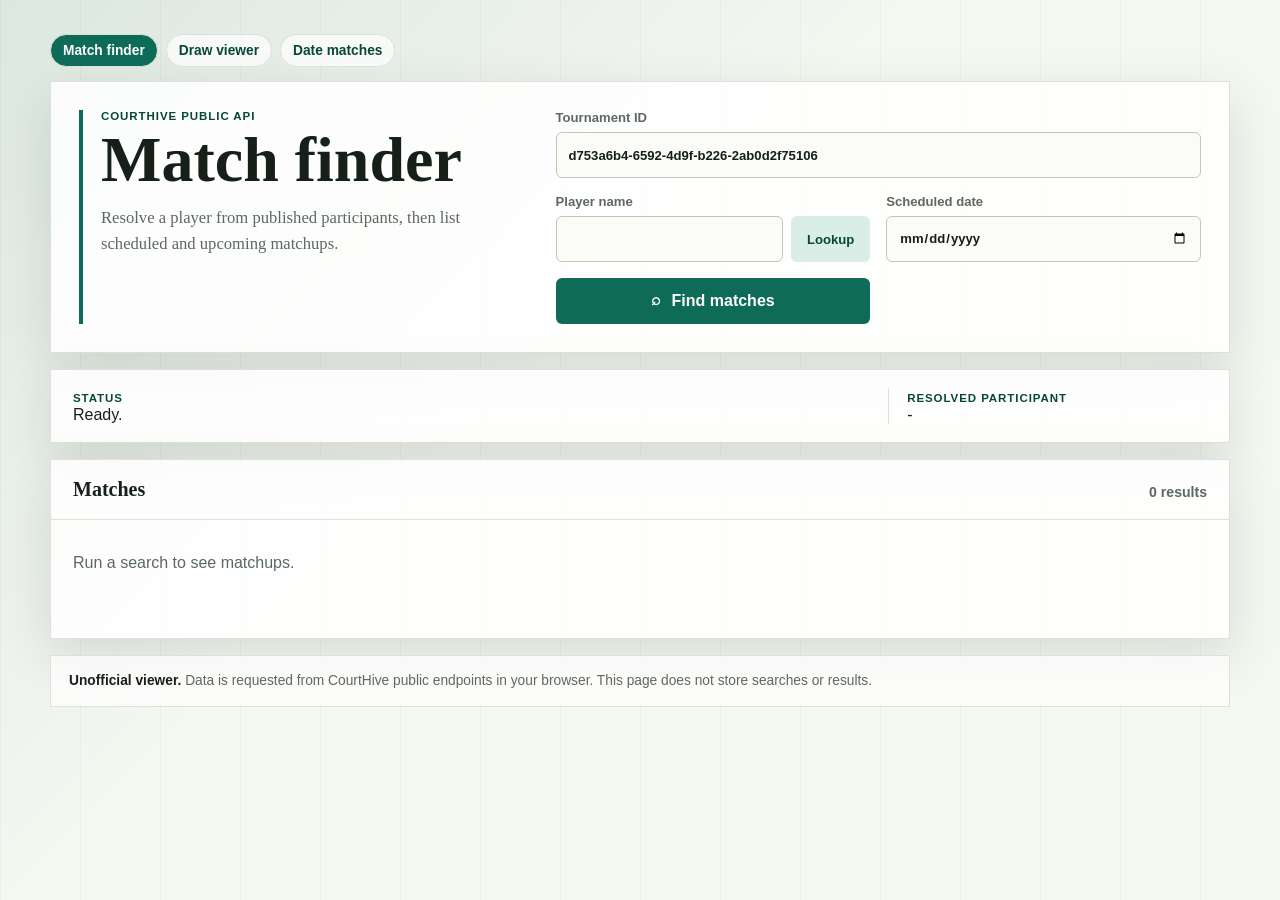
<file: CourtHive/web/index.html>
<!doctype html>
<html lang="en">
  <head>
    <meta charset="utf-8" />
    <meta name="viewport" content="width=device-width, initial-scale=1" />
    <meta name="robots" content="noindex, nofollow" />
    <meta name="referrer" content="no-referrer" />
    <meta
      http-equiv="Content-Security-Policy"
      content="default-src 'self'; connect-src https://courthive.net; style-src 'self'; script-src 'self'; base-uri 'none'; form-action 'self'"
    />
    <title>CourtHive Match Finder</title>
    <link rel="stylesheet" href="./styles.css" />
  </head>
  <body>
    <main class="shell">
      <nav class="page-nav" aria-label="Page navigation">
        <span aria-current="page">Match finder</span>
        <a href="./draw.html">Draw viewer</a>
        <a href="./date.html">Date matches</a>
      </nav>

      <section class="query-panel" aria-labelledby="page-title">
        <div class="masthead">
          <p class="eyebrow">CourtHive public API</p>
          <h1 id="page-title">Match finder</h1>
          <p class="summary">Resolve a player from published participants, then list scheduled and upcoming matchups.</p>
        </div>

        <form id="match-form" class="form-grid">
          <label>
            <span>Tournament ID</span>
            <input
              id="tournament-id"
              name="tournamentId"
              type="text"
              autocomplete="off"
              value="d753a6b4-6592-4d9f-b226-2ab0d2f75106"
              required
            />
          </label>

          <label>
            <span>Player name</span>
            <div class="input-with-action">
              <input id="player-name" name="playerName" type="search" autocomplete="off" required />
              <button id="open-player-lookup" class="secondary-button" type="button">Lookup</button>
            </div>
          </label>

          <label>
            <span>Scheduled date</span>
            <input id="scheduled-date" name="scheduledDate" type="date" />
          </label>

          <button id="submit-button" type="submit">
            <span class="button-icon" aria-hidden="true">⌕</span>
            Find matches
          </button>
        </form>
      </section>

      <section class="status-band" aria-live="polite">
        <div>
          <span class="status-label">Status</span>
          <p id="status-text">Ready.</p>
        </div>
        <div class="resolved">
          <span class="status-label">Resolved participant</span>
          <p id="resolved-text">-</p>
        </div>
      </section>

      <section class="results-panel">
        <div class="results-heading">
          <h2>Matches</h2>
          <span id="result-count">0 results</span>
        </div>
        <div id="empty-state" class="empty-state">Run a search to see matchups.</div>
        <div id="results-body" class="event-results" hidden></div>
      </section>

      <footer class="site-notice">
        <strong>Unofficial viewer.</strong>
        Data is requested from CourtHive public endpoints in your browser. This page does not store searches or results.
      </footer>
    </main>

    <dialog id="player-dialog" class="player-dialog">
      <div class="dialog-card">
        <div class="dialog-heading">
          <div>
            <p class="eyebrow">Published participants</p>
            <h2>Player lookup</h2>
          </div>
          <button id="close-player-dialog" class="icon-button" type="button" aria-label="Close player lookup">×</button>
        </div>
        <label>
          <span>Search player</span>
          <input id="player-lookup-query" type="search" autocomplete="off" placeholder="Type a name or pair" />
        </label>
        <p id="player-lookup-status" class="lookup-status">Enter a tournament ID, then open lookup.</p>
        <div id="player-lookup-results" class="lookup-results"></div>
      </div>
    </dialog>

    <script src="./app.js?v=20260507-player-lookup"></script>
  </body>
</html>
</file>
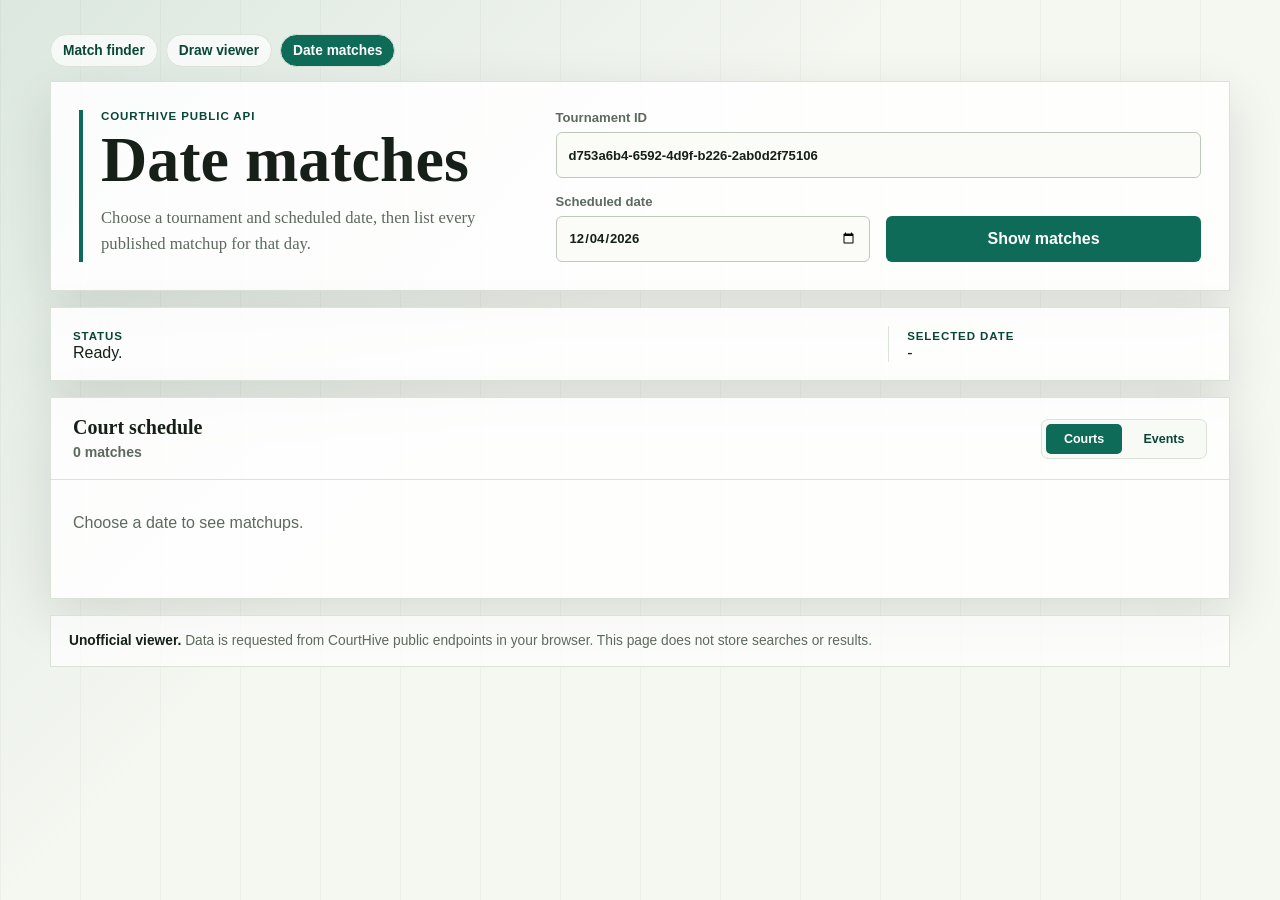
<file: CourtHive/web/date.html>
<!doctype html>
<html lang="en">
  <head>
    <meta charset="utf-8" />
    <meta name="viewport" content="width=device-width, initial-scale=1" />
    <meta name="robots" content="noindex, nofollow" />
    <meta name="referrer" content="no-referrer" />
    <meta
      http-equiv="Content-Security-Policy"
      content="default-src 'self'; connect-src https://courthive.net; style-src 'self'; script-src 'self'; base-uri 'none'; form-action 'self'"
    />
    <title>CourtHive Date Matches</title>
    <link rel="stylesheet" href="./styles.css" />
  </head>
  <body>
    <main class="shell">
      <nav class="page-nav" aria-label="Page navigation">
        <a href="./index.html">Match finder</a>
        <a href="./draw.html">Draw viewer</a>
        <span aria-current="page">Date matches</span>
      </nav>

      <section class="query-panel" aria-labelledby="page-title">
        <div class="masthead">
          <p class="eyebrow">CourtHive public API</p>
          <h1 id="page-title">Date matches</h1>
          <p class="summary">Choose a tournament and scheduled date, then list every published matchup for that day.</p>
        </div>

        <form id="date-form" class="form-grid">
          <label>
            <span>Tournament ID</span>
            <input
              id="tournament-id"
              name="tournamentId"
              type="text"
              autocomplete="off"
              value="d753a6b4-6592-4d9f-b226-2ab0d2f75106"
              required
            />
          </label>

          <label>
            <span>Scheduled date</span>
            <input id="scheduled-date" name="scheduledDate" type="date" required />
          </label>

          <button id="submit-button" type="submit">Show matches</button>
        </form>
      </section>

      <section class="status-band" aria-live="polite">
        <div>
          <span class="status-label">Status</span>
          <p id="status-text">Ready.</p>
        </div>
        <div class="resolved">
          <span class="status-label">Selected date</span>
          <p id="selected-date-text">-</p>
        </div>
      </section>

      <section class="results-panel">
        <div class="results-heading">
          <div>
            <h2 id="results-title">Court schedule</h2>
            <span id="result-count">0 matches</span>
          </div>
          <fieldset class="view-toggle" aria-label="View mode">
            <label>
              <input type="radio" name="viewMode" value="courts" checked />
              <span>Courts</span>
            </label>
            <label>
              <input type="radio" name="viewMode" value="events" />
              <span>Events</span>
            </label>
          </fieldset>
        </div>
        <div id="empty-state" class="empty-state">Choose a date to see matchups.</div>
        <div id="results-body" class="event-results" hidden></div>
      </section>

      <footer class="site-notice">
        <strong>Unofficial viewer.</strong>
        Data is requested from CourtHive public endpoints in your browser. This page does not store searches or results.
      </footer>
    </main>

    <script src="./date.js?v=20260527-court-grid"></script>
  </body>
</html>
</file>
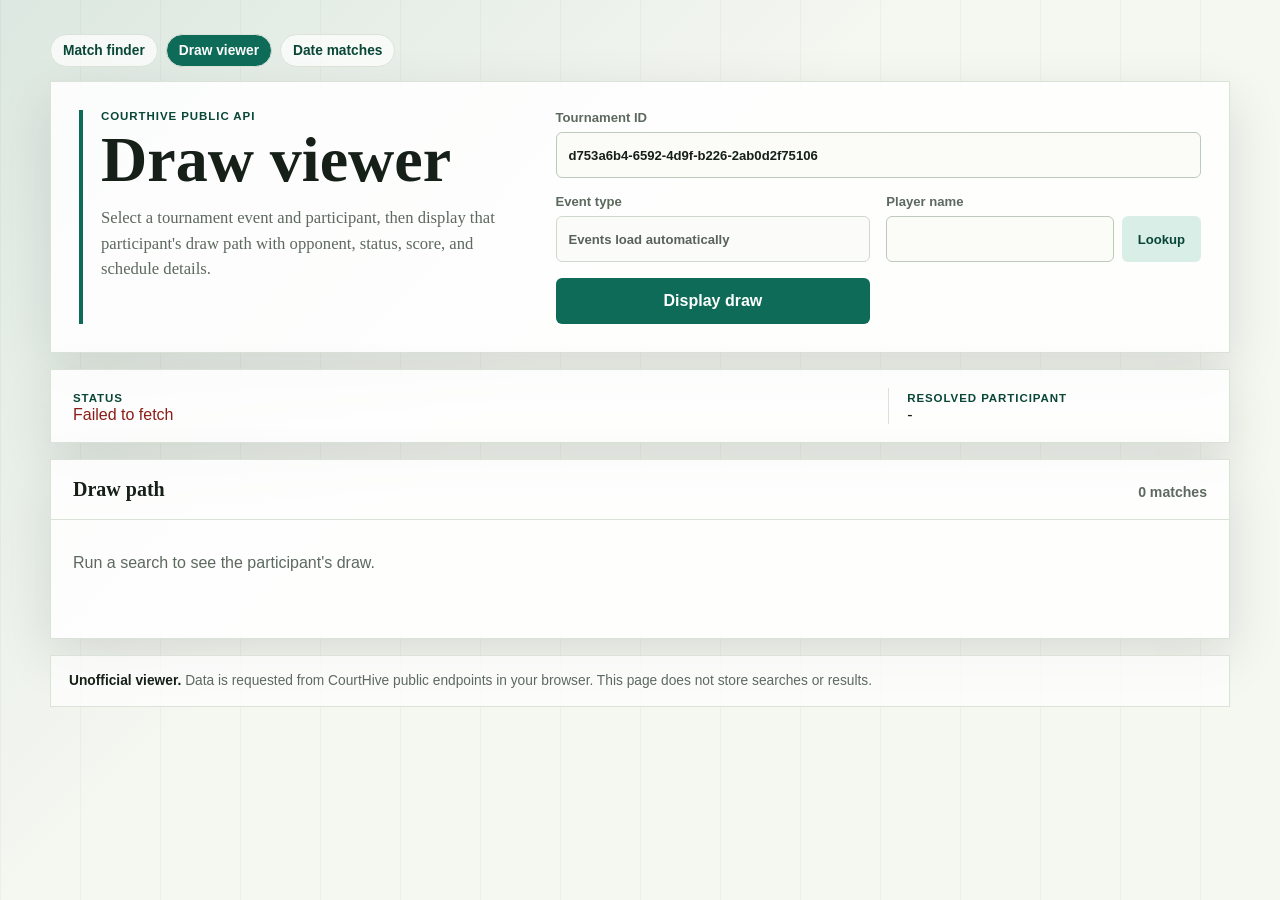
<file: CourtHive/web/draw.html>
<!doctype html>
<html lang="en">
  <head>
    <meta charset="utf-8" />
    <meta name="viewport" content="width=device-width, initial-scale=1" />
    <meta name="robots" content="noindex, nofollow" />
    <meta name="referrer" content="no-referrer" />
    <meta
      http-equiv="Content-Security-Policy"
      content="default-src 'self'; connect-src https://courthive.net; style-src 'self'; script-src 'self'; base-uri 'none'; form-action 'self'"
    />
    <title>CourtHive Draw Viewer</title>
    <link rel="stylesheet" href="./styles.css" />
  </head>
  <body>
    <main class="shell">
      <nav class="page-nav" aria-label="Page navigation">
        <a href="./index.html">Match finder</a>
        <span aria-current="page">Draw viewer</span>
        <a href="./date.html">Date matches</a>
      </nav>

      <section class="query-panel" aria-labelledby="page-title">
        <div class="masthead">
          <p class="eyebrow">CourtHive public API</p>
          <h1 id="page-title">Draw viewer</h1>
          <p class="summary">Select a tournament event and participant, then display that participant's draw path with opponent, status, score, and schedule details.</p>
        </div>

        <form id="draw-form" class="form-grid">
          <label>
            <span>Tournament ID</span>
            <input
              id="tournament-id"
              name="tournamentId"
              type="text"
              autocomplete="off"
              value="d753a6b4-6592-4d9f-b226-2ab0d2f75106"
              required
            />
          </label>

          <label>
            <span>Event type</span>
            <select id="event-select" name="eventId" required disabled></select>
          </label>

          <label>
            <span>Player name</span>
            <div class="input-with-action">
              <input id="player-name" name="playerName" type="search" autocomplete="off" required />
              <button id="open-player-lookup" class="secondary-button" type="button">Lookup</button>
            </div>
          </label>

          <button id="submit-button" type="submit">Display draw</button>
        </form>
      </section>

      <section class="status-band" aria-live="polite">
        <div>
          <span class="status-label">Status</span>
          <p id="status-text">Loading tournament events.</p>
        </div>
        <div class="resolved">
          <span class="status-label">Resolved participant</span>
          <p id="resolved-text">-</p>
        </div>
      </section>

      <section class="results-panel">
        <div class="results-heading">
          <h2>Draw path</h2>
          <span id="result-count">0 matches</span>
        </div>
        <div id="empty-state" class="empty-state">Run a search to see the participant's draw.</div>
        <div id="results-body" class="event-results" hidden></div>
      </section>

      <footer class="site-notice">
        <strong>Unofficial viewer.</strong>
        Data is requested from CourtHive public endpoints in your browser. This page does not store searches or results.
      </footer>
    </main>

    <dialog id="player-dialog" class="player-dialog">
      <div class="dialog-card">
        <div class="dialog-heading">
          <div>
            <p class="eyebrow">Published participants</p>
            <h2>Player lookup</h2>
          </div>
          <button id="close-player-dialog" class="icon-button" type="button" aria-label="Close player lookup">×</button>
        </div>
        <label>
          <span>Search player</span>
          <input id="player-lookup-query" type="search" autocomplete="off" placeholder="Type a name or pair" />
        </label>
        <p id="player-lookup-status" class="lookup-status">Enter a tournament ID, then open lookup.</p>
        <div id="player-lookup-results" class="lookup-results"></div>
      </div>
    </dialog>

    <script src="./draw.js?v=20260527-draw-viewer"></script>
  </body>
</html>
</file>
<file: CourtHive/web/styles.css>
:root {
  color-scheme: light;
  --ink: #162019;
  --muted: #5d695f;
  --paper: #f5f7f1;
  --panel: #ffffff;
  --line: #dbe2d7;
  --accent: #0d6b57;
  --accent-strong: #084636;
  --accent-soft: #d9eee6;
  --warning: #9f5c00;
  --shadow: 0 18px 50px rgba(16, 31, 24, 0.12);
}

* {
  box-sizing: border-box;
}

body {
  margin: 0;
  min-height: 100vh;
  color: var(--ink);
  font-family: Georgia, "Times New Roman", serif;
  background:
    linear-gradient(135deg, rgba(13, 107, 87, 0.11), transparent 42%),
    repeating-linear-gradient(90deg, rgba(22, 32, 25, 0.035) 0 1px, transparent 1px 80px),
    var(--paper);
}

button,
input,
select {
  font: inherit;
}

.shell {
  width: min(1180px, calc(100% - 32px));
  margin: 0 auto;
  padding: 34px 0 42px;
}

.page-nav {
  display: flex;
  gap: 8px;
  margin-bottom: 14px;
  font-family: "Trebuchet MS", Verdana, sans-serif;
  font-size: 0.86rem;
  font-weight: 800;
}

.page-nav a,
.page-nav span {
  border: 1px solid var(--line);
  border-radius: 999px;
  padding: 8px 12px;
  color: var(--accent-strong);
  background: rgba(255, 255, 255, 0.72);
  text-decoration: none;
}

.page-nav span {
  color: white;
  background: var(--accent);
}

.query-panel,
.results-panel,
.status-band {
  background: rgba(255, 255, 255, 0.88);
  border: 1px solid var(--line);
  box-shadow: var(--shadow);
}

.query-panel {
  display: grid;
  grid-template-columns: minmax(260px, 0.82fr) 1.18fr;
  gap: 28px;
  padding: 28px;
}

.masthead {
  border-left: 4px solid var(--accent);
  padding-left: 18px;
}

.eyebrow,
.status-label {
  margin: 0 0 8px;
  color: var(--accent-strong);
  font-family: "Trebuchet MS", Verdana, sans-serif;
  font-size: 0.72rem;
  font-weight: 700;
  letter-spacing: 0.08em;
  text-transform: uppercase;
}

h1,
h2,
p {
  margin: 0;
}

h1 {
  font-size: clamp(2.3rem, 5vw, 4.6rem);
  line-height: 0.95;
}

h2,
h3 {
  font-size: 1.25rem;
}

.summary {
  max-width: 34rem;
  margin-top: 14px;
  color: var(--muted);
  font-size: 1.04rem;
  line-height: 1.55;
}

.form-grid {
  display: grid;
  grid-template-columns: repeat(2, minmax(0, 1fr));
  gap: 16px;
  align-content: end;
}

label {
  display: grid;
  gap: 7px;
  color: var(--muted);
  font-family: "Trebuchet MS", Verdana, sans-serif;
  font-size: 0.82rem;
  font-weight: 700;
}

label:first-child {
  grid-column: 1 / -1;
}

input,
select {
  width: 100%;
  min-height: 46px;
  border: 1px solid #bdc9ba;
  border-radius: 6px;
  padding: 10px 12px;
  color: var(--ink);
  background: #fbfcf8;
  outline: none;
}

select {
  appearance: none;
}

input:focus,
select:focus {
  border-color: var(--accent);
  box-shadow: 0 0 0 3px rgba(13, 107, 87, 0.16);
}

.input-with-action {
  display: grid;
  grid-template-columns: minmax(0, 1fr) auto;
  gap: 8px;
}

button {
  align-self: end;
  min-height: 46px;
  border: 0;
  border-radius: 6px;
  padding: 11px 16px;
  color: white;
  background: var(--accent);
  cursor: pointer;
  font-family: "Trebuchet MS", Verdana, sans-serif;
  font-weight: 800;
}

button:hover {
  background: var(--accent-strong);
}

button:disabled {
  cursor: wait;
  opacity: 0.66;
}

.secondary-button,
.icon-button {
  color: var(--accent-strong);
  background: var(--accent-soft);
}

.secondary-button:hover,
.icon-button:hover {
  color: white;
  background: var(--accent);
}

.icon-button {
  width: 42px;
  min-height: 42px;
  padding: 0;
  font-size: 1.6rem;
  line-height: 1;
}

.button-icon {
  display: inline-block;
  margin-right: 6px;
  transform: translateY(-1px);
}

.status-band {
  display: grid;
  grid-template-columns: 1fr minmax(220px, 0.4fr);
  gap: 18px;
  margin-top: 16px;
  padding: 18px 22px;
}

.status-band p {
  color: var(--ink);
  font-family: "Trebuchet MS", Verdana, sans-serif;
}

.status-band p.is-error {
  color: #8c1d18;
}

.resolved {
  border-left: 1px solid var(--line);
  padding-left: 18px;
}

.results-panel {
  margin-top: 16px;
  overflow: hidden;
}

.results-heading {
  display: flex;
  align-items: center;
  justify-content: space-between;
  gap: 16px;
  padding: 18px 22px;
  border-bottom: 1px solid var(--line);
}

#result-count {
  display: inline-block;
  margin-top: 5px;
  color: var(--muted);
  font-family: "Trebuchet MS", Verdana, sans-serif;
  font-size: 0.88rem;
  font-weight: 700;
}

.view-toggle {
  display: flex;
  gap: 4px;
  margin: 0;
  border: 1px solid var(--line);
  border-radius: 7px;
  padding: 4px;
  background: #f8fbf5;
}

.view-toggle label {
  display: block;
  color: var(--accent-strong);
  font-size: 0.78rem;
}

.view-toggle input {
  position: absolute;
  inline-size: 1px;
  block-size: 1px;
  opacity: 0;
  pointer-events: none;
}

.view-toggle span {
  display: block;
  min-width: 76px;
  border-radius: 5px;
  padding: 8px 11px;
  text-align: center;
}

.view-toggle input:checked + span {
  color: white;
  background: var(--accent);
}

.empty-state {
  padding: 34px 22px;
  color: var(--muted);
  font-family: "Trebuchet MS", Verdana, sans-serif;
}

.table-wrap {
  overflow-x: auto;
}

.event-results {
  display: grid;
  gap: 14px;
  padding: 16px;
}

.event-section {
  border: 1px solid var(--line);
  background: rgba(255, 255, 255, 0.72);
}

.event-section__heading {
  display: flex;
  align-items: center;
  justify-content: space-between;
  gap: 14px;
  padding: 14px 16px;
  border-bottom: 1px solid var(--line);
  background: #f8fbf5;
}

.event-section__heading h3 {
  margin: 0;
}

.event-section__heading span {
  color: var(--muted);
  font-family: "Trebuchet MS", Verdana, sans-serif;
  font-size: 0.82rem;
  font-weight: 800;
  white-space: nowrap;
}

table {
  width: 100%;
  min-width: 820px;
  border-collapse: collapse;
  font-family: "Trebuchet MS", Verdana, sans-serif;
  font-size: 0.9rem;
}

th,
td {
  padding: 13px 14px;
  border-bottom: 1px solid var(--line);
  text-align: left;
  vertical-align: top;
}

th {
  color: var(--accent-strong);
  background: #eef5ec;
  font-size: 0.72rem;
  letter-spacing: 0.07em;
  text-transform: uppercase;
}

tbody tr:hover {
  background: #f8fbf5;
}

.schedule-section {
  overflow: hidden;
}

.schedule-grid th:first-child,
.schedule-grid td:first-child {
  width: 86px;
}

.schedule-grid tbody th {
  color: var(--accent-strong);
  background: #f8fbf5;
  font-size: 0.82rem;
  letter-spacing: 0;
  text-transform: none;
  white-space: nowrap;
}

.schedule-cell {
  min-width: 220px;
}

.schedule-empty {
  color: #9aa49b;
}

.schedule-match {
  display: grid;
  gap: 7px;
  min-width: 0;
  border: 1px solid var(--line);
  border-left: 4px solid var(--accent);
  padding: 10px;
  background: #fbfcf8;
}

.schedule-match + .schedule-match {
  margin-top: 8px;
}

.schedule-match__topline {
  display: flex;
  align-items: start;
  justify-content: space-between;
  gap: 8px;
  color: var(--accent-strong);
  font-size: 0.76rem;
  font-weight: 900;
}

.schedule-match__round,
.schedule-match__sides,
.schedule-match__score {
  font-family: "Trebuchet MS", Verdana, sans-serif;
}

.schedule-match__round {
  color: var(--muted);
  font-size: 0.76rem;
  font-weight: 800;
}

.schedule-match__sides {
  display: grid;
  gap: 3px;
  font-size: 0.84rem;
  line-height: 1.3;
}

.schedule-match__sides span {
  color: var(--muted);
  font-size: 0.68rem;
  font-weight: 900;
  letter-spacing: 0.08em;
  text-transform: uppercase;
}

.schedule-match__score {
  font-size: 0.82rem;
  font-weight: 900;
}

.status-pill {
  display: inline-block;
  border-radius: 999px;
  padding: 4px 9px;
  background: var(--accent-soft);
  color: var(--accent-strong);
  font-size: 0.76rem;
  font-weight: 800;
  white-space: nowrap;
}

.status-pill.completed {
  background: #dfeedd;
}

.status-pill.defaulted {
  color: var(--warning);
  background: #fff0d7;
}

.score {
  font-weight: 800;
  white-space: nowrap;
}

.draw-section {
  overflow: hidden;
}

.draw-lane {
  display: grid;
  grid-template-columns: repeat(auto-fit, minmax(260px, 1fr));
  gap: 14px;
  padding: 16px;
}

.draw-card {
  display: grid;
  gap: 12px;
  border: 1px solid var(--line);
  border-top: 4px solid var(--accent);
  padding: 15px;
  background:
    linear-gradient(145deg, rgba(217, 238, 230, 0.46), transparent 58%),
    #fbfcf8;
}

.draw-card__topline,
.draw-meta {
  font-family: "Trebuchet MS", Verdana, sans-serif;
}

.draw-card__topline {
  display: flex;
  align-items: center;
  justify-content: space-between;
  gap: 12px;
  color: var(--accent-strong);
  font-size: 0.84rem;
  font-weight: 900;
}

.draw-side {
  border: 1px solid var(--line);
  border-radius: 8px;
  padding: 12px;
  background: white;
}

.draw-side--selected {
  border-color: rgba(13, 107, 87, 0.38);
  background: var(--accent-soft);
}

.draw-side__label {
  display: block;
  margin-bottom: 4px;
  color: var(--muted);
  font-family: "Trebuchet MS", Verdana, sans-serif;
  font-size: 0.7rem;
  font-weight: 800;
  letter-spacing: 0.07em;
  text-transform: uppercase;
}

.draw-versus {
  color: var(--muted);
  font-family: "Trebuchet MS", Verdana, sans-serif;
  font-size: 0.72rem;
  font-weight: 900;
  letter-spacing: 0.12em;
  text-align: center;
  text-transform: uppercase;
}

.draw-meta {
  display: grid;
  grid-template-columns: repeat(2, minmax(0, 1fr));
  gap: 8px;
  margin: 0;
}

.draw-meta div {
  min-width: 0;
}

.draw-meta dt {
  color: var(--muted);
  font-size: 0.68rem;
  font-weight: 800;
  letter-spacing: 0.06em;
  text-transform: uppercase;
}

.draw-meta dd {
  margin: 3px 0 0;
  color: var(--ink);
  font-size: 0.86rem;
  font-weight: 800;
}

.site-notice {
  margin-top: 16px;
  padding: 15px 18px;
  border: 1px solid var(--line);
  background: rgba(255, 255, 255, 0.74);
  color: var(--muted);
  font-family: "Trebuchet MS", Verdana, sans-serif;
  font-size: 0.86rem;
  line-height: 1.45;
}

.site-notice strong {
  color: var(--ink);
}

.player-dialog {
  width: min(720px, calc(100% - 28px));
  max-height: min(760px, calc(100vh - 32px));
  border: 0;
  padding: 0;
  background: transparent;
}

.player-dialog::backdrop {
  background: rgba(13, 24, 19, 0.48);
}

.dialog-card {
  display: grid;
  gap: 16px;
  padding: 22px;
  border: 1px solid var(--line);
  background: var(--panel);
  box-shadow: var(--shadow);
}

.dialog-heading {
  display: flex;
  align-items: start;
  justify-content: space-between;
  gap: 18px;
}

.lookup-status {
  color: var(--muted);
  font-family: "Trebuchet MS", Verdana, sans-serif;
  font-size: 0.88rem;
}

.lookup-results {
  display: grid;
  gap: 8px;
  max-height: 390px;
  overflow: auto;
  padding-right: 4px;
}

.lookup-result {
  display: flex;
  align-items: center;
  justify-content: space-between;
  gap: 14px;
  min-height: 44px;
  border: 1px solid var(--line);
  padding: 10px 12px;
  color: var(--ink);
  background: #fbfcf8;
  text-align: left;
}

.lookup-result:hover {
  color: var(--ink);
  background: #eef5ec;
}

.lookup-result span {
  font-weight: 800;
}

.lookup-result small {
  color: var(--muted);
  font-size: 0.72rem;
  font-weight: 800;
  letter-spacing: 0.04em;
}

.lookup-empty {
  padding: 18px;
  color: var(--muted);
  font-family: "Trebuchet MS", Verdana, sans-serif;
}

@media (max-width: 820px) {
  .shell {
    width: min(100% - 20px, 1180px);
    padding-top: 18px;
  }

  .query-panel,
  .status-band {
    grid-template-columns: 1fr;
  }

  .form-grid {
    grid-template-columns: 1fr;
  }

  .input-with-action {
    grid-template-columns: 1fr;
  }

  .resolved {
    border-left: 0;
    border-top: 1px solid var(--line);
    padding: 14px 0 0;
  }

  .results-heading {
    align-items: stretch;
    flex-direction: column;
  }

  .view-toggle {
    width: 100%;
  }

  .view-toggle label {
    flex: 1;
  }
}
</file>
